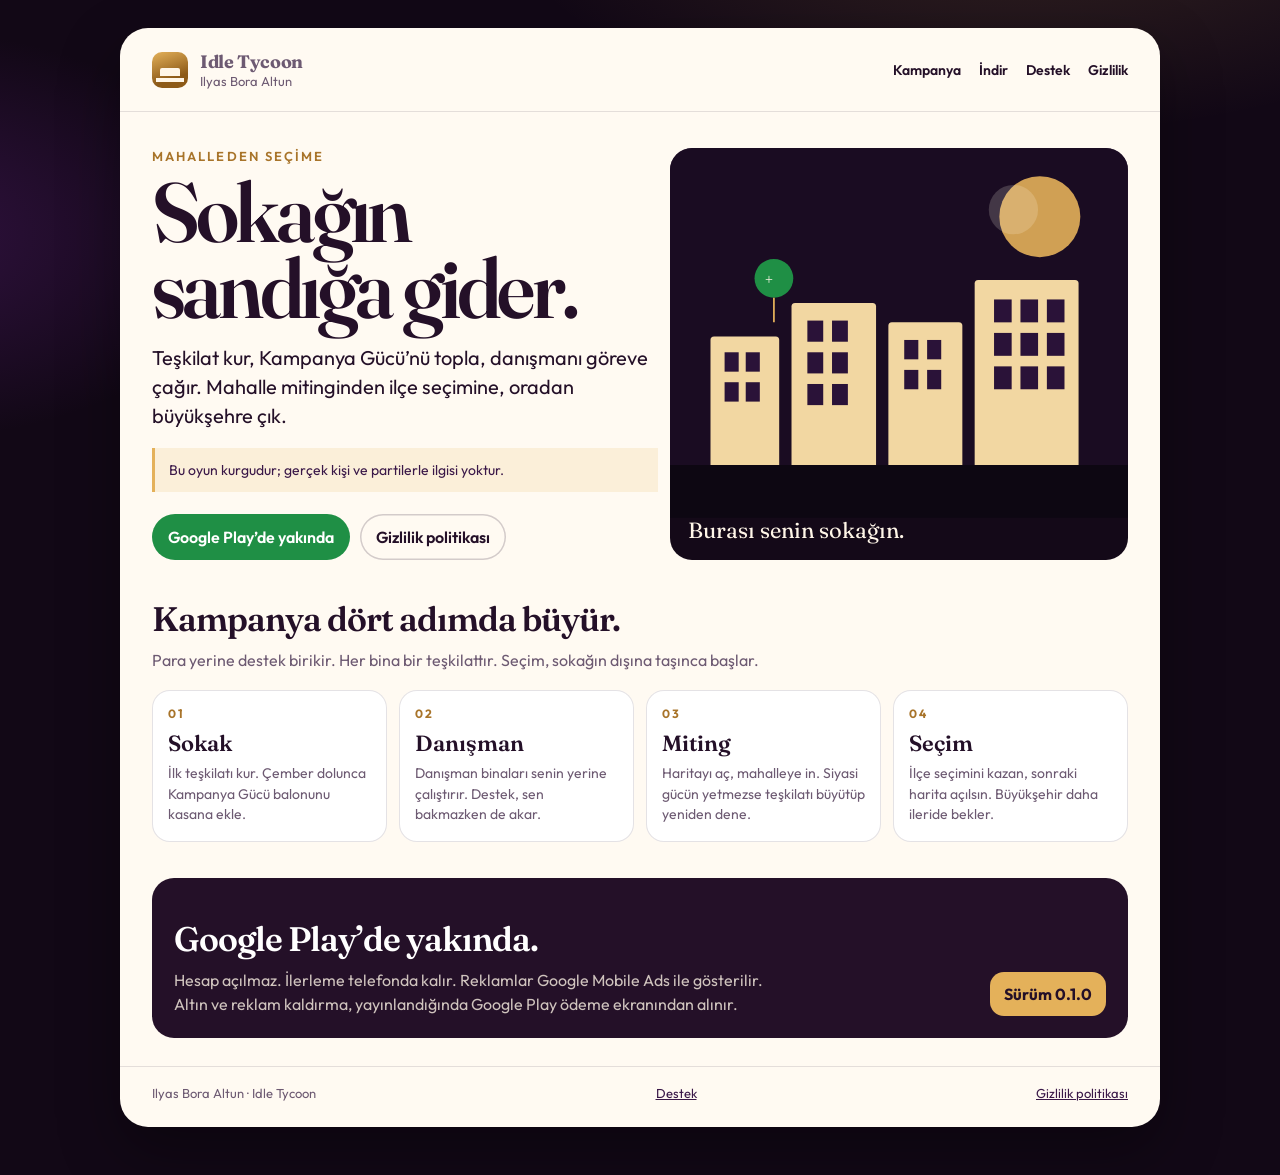
<file: index.html>
<!DOCTYPE html>
<html lang="tr">
<head>
  <meta charset="utf-8">
  <meta name="viewport" content="width=device-width, initial-scale=1">
  <title>Idle Tycoon — kurgusal seçim kampanyası</title>
  <meta name="description" content="Idle Tycoon, sokağından başlayan kurgusal bir seçim kampanyası oyunudur. Gerçek kişi ve partilerle ilgisi yoktur.">
  <link rel="icon" href="favicon.svg" type="image/svg+xml">
  <link rel="preconnect" href="https://fonts.googleapis.com">
  <link rel="preconnect" href="https://fonts.gstatic.com" crossorigin>
  <link href="https://fonts.googleapis.com/css2?family=Fraunces:opsz,wght@9..144,560;9..144,640&family=Outfit:wght@400;500;600;700&display=swap" rel="stylesheet">
  <link rel="stylesheet" href="styles.css">
</head>
<body>
  <div class="sheet">
    <header class="top">
      <a class="brand" href="index.html">
        <i class="mark" aria-hidden="true"></i>
        <span>
          <b>Idle Tycoon</b>
          <span>Ilyas Bora Altun</span>
        </span>
      </a>
      <nav class="nav">
        <a href="#rota">Kampanya</a>
        <a href="#oyna">İndir</a>
        <a href="destek.html">Destek</a>
        <a href="gizlilik.html">Gizlilik</a>
      </nav>
    </header>

    <section class="hero">
      <div>
        <p class="kicker">Mahalleden seçime</p>
        <h1>Sokağın<br>sandığa gider.</h1>
        <p class="lead">Teşkilat kur, Kampanya Gücü’nü topla, danışmanı göreve çağır. Mahalle mitinginden ilçe seçimine, oradan büyükşehre çık.</p>
        <p class="disclaimer">Bu oyun kurgudur; gerçek kişi ve partilerle ilgisi yoktur.</p>
        <div class="actions">
          <a class="btn" href="#oyna">Google Play’de yakında</a>
          <a class="btn ghost" href="gizlilik.html">Gizlilik politikası</a>
        </div>
      </div>
      <figure class="poster">
        <svg viewBox="0 0 520 420" role="img" aria-label="Gece sokağında kampanya binaları ve bir destek balonu">
          <rect width="520" height="420" fill="#1a0c22"/>
          <circle cx="420" cy="78" r="46" fill="#e4b15a" opacity="0.9"/>
          <circle cx="390" cy="70" r="28" fill="#fff6e8" opacity="0.18"/>
          <g fill="#f2d7a2">
            <rect x="46" y="214" width="78" height="150" rx="4"/>
            <rect x="138" y="176" width="96" height="188" rx="4"/>
            <rect x="248" y="198" width="84" height="166" rx="4"/>
            <rect x="346" y="150" width="118" height="214" rx="4"/>
          </g>
          <g fill="#2a1238">
            <rect x="62" y="232" width="16" height="22"/>
            <rect x="86" y="232" width="16" height="22"/>
            <rect x="62" y="266" width="16" height="22"/>
            <rect x="86" y="266" width="16" height="22"/>
            <rect x="156" y="196" width="18" height="24"/>
            <rect x="184" y="196" width="18" height="24"/>
            <rect x="156" y="232" width="18" height="24"/>
            <rect x="184" y="232" width="18" height="24"/>
            <rect x="156" y="268" width="18" height="24"/>
            <rect x="184" y="268" width="18" height="24"/>
            <rect x="266" y="218" width="16" height="22"/>
            <rect x="292" y="218" width="16" height="22"/>
            <rect x="266" y="252" width="16" height="22"/>
            <rect x="292" y="252" width="16" height="22"/>
            <rect x="368" y="172" width="20" height="26"/>
            <rect x="398" y="172" width="20" height="26"/>
            <rect x="428" y="172" width="20" height="26"/>
            <rect x="368" y="210" width="20" height="26"/>
            <rect x="398" y="210" width="20" height="26"/>
            <rect x="428" y="210" width="20" height="26"/>
            <rect x="368" y="248" width="20" height="26"/>
            <rect x="398" y="248" width="20" height="26"/>
            <rect x="428" y="248" width="20" height="26"/>
          </g>
          <rect x="0" y="360" width="520" height="60" fill="#0d0712"/>
          <circle cx="118" cy="148" r="22" fill="#1f8f45"/>
          <path d="M118 170 v28" stroke="#e4b15a" stroke-width="2"/>
          <text x="108" y="154" fill="#fff6e8" font-family="Georgia, serif" font-size="16">+</text>
        </svg>
        <figcaption class="caption">Burası senin sokağın.</figcaption>
      </figure>
    </section>

    <section class="route" id="rota">
      <h2>Kampanya dört adımda büyür.</h2>
      <p class="deck">Para yerine destek birikir. Her bina bir teşkilattır. Seçim, sokağın dışına taşınca başlar.</p>
      <ol class="steps">
        <li>
          <em>01</em>
          <strong>Sokak</strong>
          <p>İlk teşkilatı kur. Çember dolunca Kampanya Gücü balonunu kasana ekle.</p>
        </li>
        <li>
          <em>02</em>
          <strong>Danışman</strong>
          <p>Danışman binaları senin yerine çalıştırır. Destek, sen bakmazken de akar.</p>
        </li>
        <li>
          <em>03</em>
          <strong>Miting</strong>
          <p>Haritayı aç, mahalleye in. Siyasi gücün yetmezse teşkilatı büyütüp yeniden dene.</p>
        </li>
        <li>
          <em>04</em>
          <strong>Seçim</strong>
          <p>İlçe seçimini kazan, sonraki harita açılsın. Büyükşehir daha ileride bekler.</p>
        </li>
      </ol>
    </section>

    <section class="play" id="oyna">
      <div class="play-row">
        <div>
          <h2>Google Play’de yakında.</h2>
          <p>Hesap açılmaz. İlerleme telefonda kalır. Reklamlar Google Mobile Ads ile gösterilir. Altın ve reklam kaldırma, yayınlandığında Google Play ödeme ekranından alınır.</p>
        </div>
        <div class="soon">Sürüm 0.1.0</div>
      </div>
    </section>

    <footer class="foot">
      <span>Ilyas Bora Altun · Idle Tycoon</span>
      <a href="destek.html">Destek</a>
      <a href="gizlilik.html">Gizlilik politikası</a>
    </footer>
  </div>
</body>
</html>
</file>
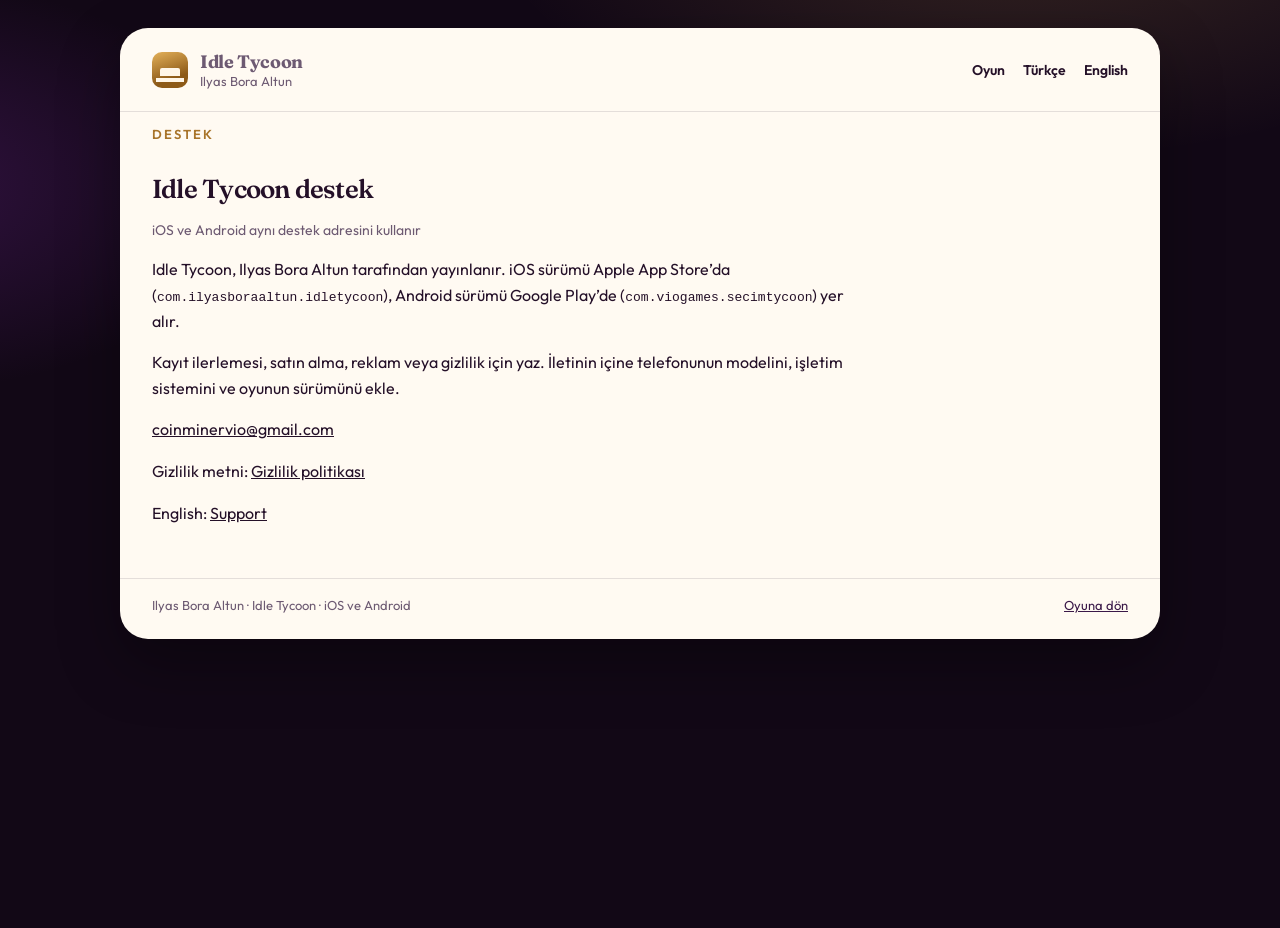
<file: destek.html>
<!DOCTYPE html>
<html lang="tr">
<head>
  <meta charset="utf-8">
  <meta name="viewport" content="width=device-width, initial-scale=1">
  <title>Destek — Idle Tycoon</title>
  <meta name="description" content="Idle Tycoon destek. iOS ve Android için aynı iletişim adresi.">
  <link rel="icon" href="favicon.svg" type="image/svg+xml">
  <link rel="alternate" hreflang="en" href="support.html">
  <link rel="preconnect" href="https://fonts.googleapis.com">
  <link rel="preconnect" href="https://fonts.gstatic.com" crossorigin>
  <link href="https://fonts.googleapis.com/css2?family=Fraunces:opsz,wght@9..144,560;9..144,640&family=Outfit:wght@400;500;600;700&display=swap" rel="stylesheet">
  <link rel="stylesheet" href="styles.css">
</head>
<body>
  <div class="sheet">
    <header class="top">
      <a class="brand" href="index.html">
        <i class="mark" aria-hidden="true"></i>
        <span>
          <b>Idle Tycoon</b>
          <span>Ilyas Bora Altun</span>
        </span>
      </a>
      <nav class="nav">
        <a href="index.html">Oyun</a>
        <a href="destek.html" aria-current="page">Türkçe</a>
        <a href="support.html">English</a>
      </nav>
    </header>

    <article class="prose">
      <p class="kicker">Destek</p>
      <h2>Idle Tycoon destek</h2>
      <p class="updated">iOS ve Android aynı destek adresini kullanır</p>
      <p>Idle Tycoon, Ilyas Bora Altun tarafından yayınlanır. iOS sürümü Apple App Store’da (<code>com.ilyasboraaltun.idletycoon</code>), Android sürümü Google Play’de (<code>com.viogames.secimtycoon</code>) yer alır.</p>
      <p>Kayıt ilerlemesi, satın alma, reklam veya gizlilik için yaz. İletinin içine telefonunun modelini, işletim sistemini ve oyunun sürümünü ekle.</p>
      <p><a href="mailto:coinminervio@gmail.com">coinminervio@gmail.com</a></p>
      <p>Gizlilik metni: <a href="gizlilik.html">Gizlilik politikası</a></p>
      <p>English: <a href="support.html">Support</a></p>
    </article>

    <footer class="foot">
      <span>Ilyas Bora Altun · Idle Tycoon · iOS ve Android</span>
      <a href="index.html">Oyuna dön</a>
    </footer>
  </div>
</body>
</html>
</file>
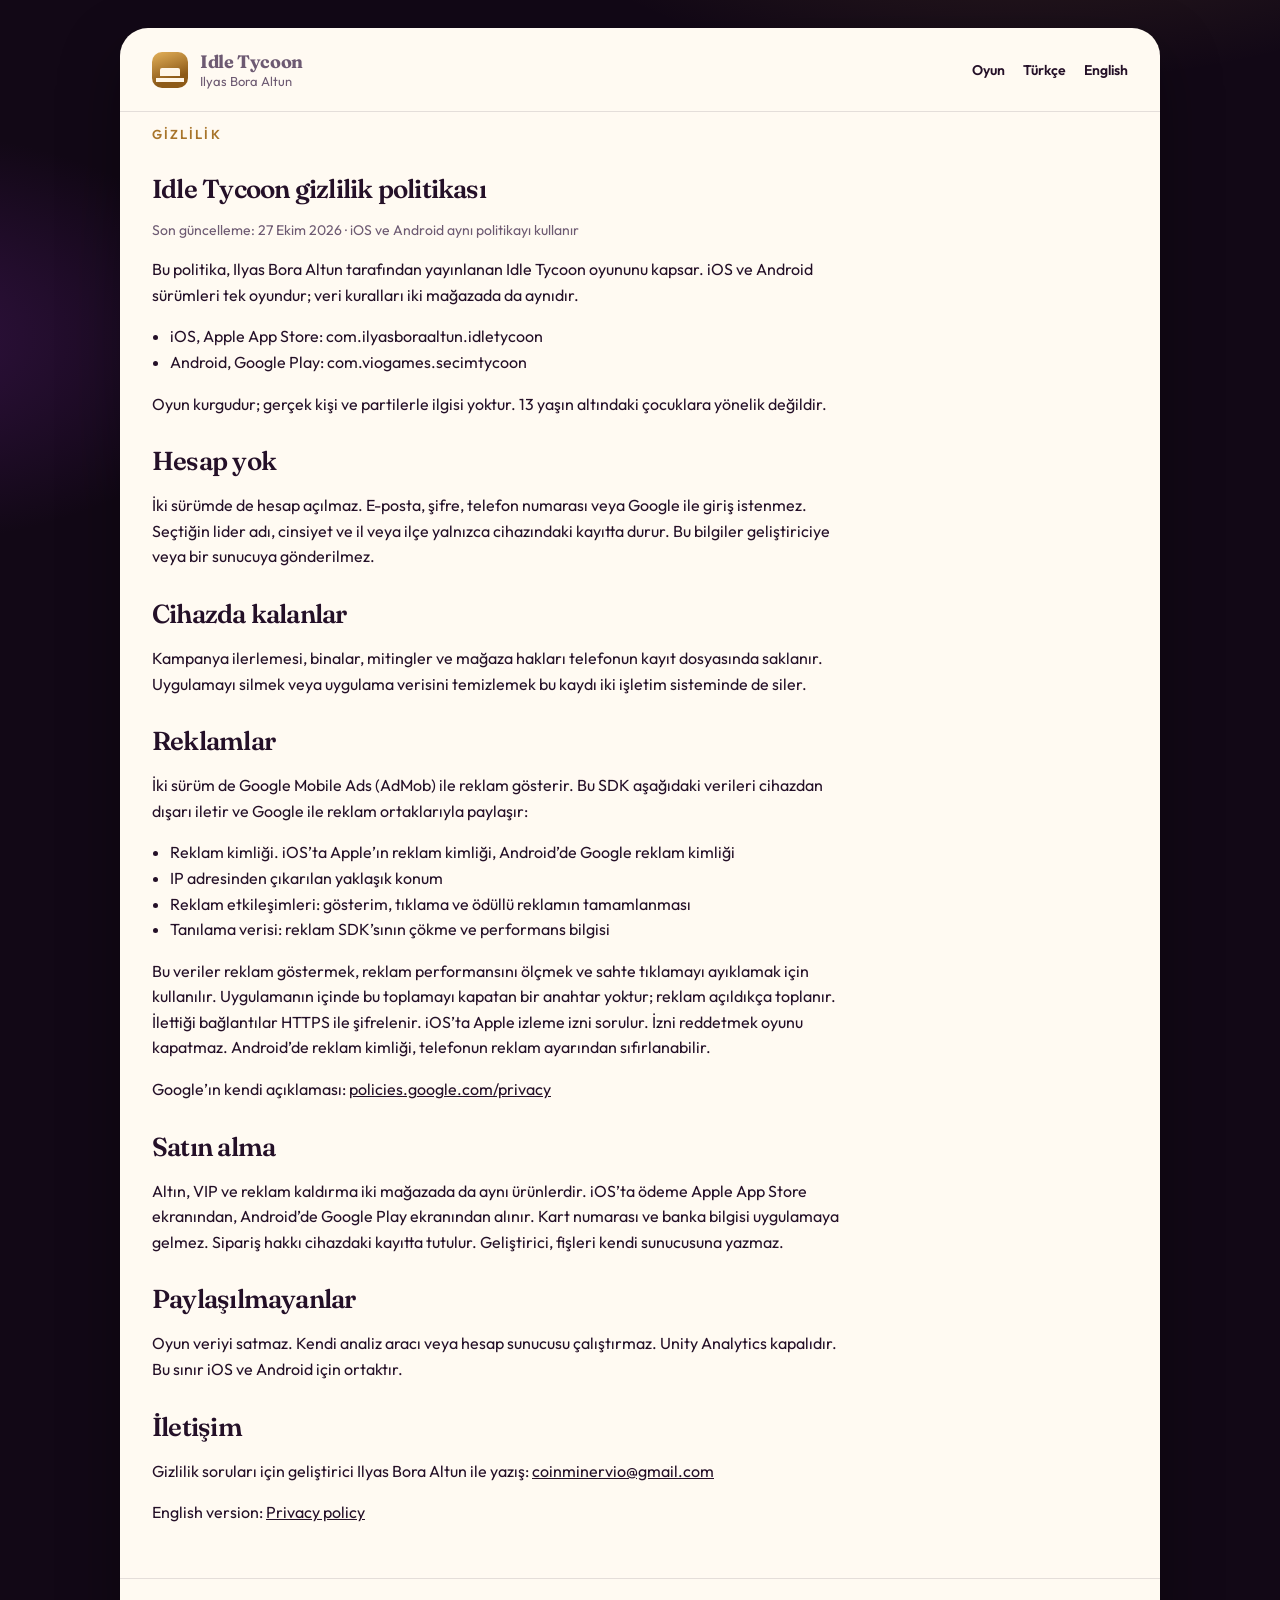
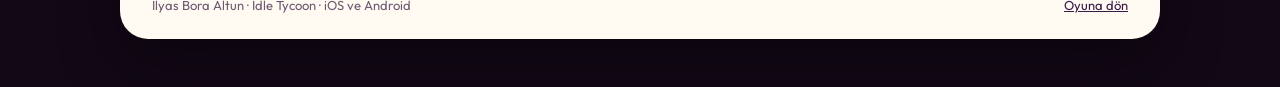
<file: gizlilik.html>
<!DOCTYPE html>
<html lang="tr">
<head>
  <meta charset="utf-8">
  <meta name="viewport" content="width=device-width, initial-scale=1">
  <title>Gizlilik politikası — Idle Tycoon</title>
  <meta name="description" content="Idle Tycoon gizlilik politikası. iOS ve Android için aynı kurallar. Hesap yoktur. Reklam verisi Google Mobile Ads üzerinden toplanır.">
  <link rel="icon" href="favicon.svg" type="image/svg+xml">
  <link rel="alternate" hreflang="en" href="privacy.html">
  <link rel="preconnect" href="https://fonts.googleapis.com">
  <link rel="preconnect" href="https://fonts.gstatic.com" crossorigin>
  <link href="https://fonts.googleapis.com/css2?family=Fraunces:opsz,wght@9..144,560;9..144,640&family=Outfit:wght@400;500;600;700&display=swap" rel="stylesheet">
  <link rel="stylesheet" href="styles.css">
</head>
<body>
  <div class="sheet">
    <header class="top">
      <a class="brand" href="index.html">
        <i class="mark" aria-hidden="true"></i>
        <span>
          <b>Idle Tycoon</b>
          <span>Ilyas Bora Altun</span>
        </span>
      </a>
      <nav class="nav">
        <a href="index.html">Oyun</a>
        <a href="gizlilik.html" aria-current="page">Türkçe</a>
        <a href="privacy.html">English</a>
      </nav>
    </header>

    <article class="prose">
      <p class="kicker">Gizlilik</p>
      <h2>Idle Tycoon gizlilik politikası</h2>
      <p class="updated">Son güncelleme: 27 Ekim 2026 · iOS ve Android aynı politikayı kullanır</p>
      <p>Bu politika, Ilyas Bora Altun tarafından yayınlanan Idle Tycoon oyununu kapsar. iOS ve Android sürümleri tek oyundur; veri kuralları iki mağazada da aynıdır.</p>
      <ul>
        <li>iOS, Apple App Store: com.ilyasboraaltun.idletycoon</li>
        <li>Android, Google Play: com.viogames.secimtycoon</li>
      </ul>
      <p>Oyun kurgudur; gerçek kişi ve partilerle ilgisi yoktur. 13 yaşın altındaki çocuklara yönelik değildir.</p>

      <h2>Hesap yok</h2>
      <p>İki sürümde de hesap açılmaz. E-posta, şifre, telefon numarası veya Google ile giriş istenmez. Seçtiğin lider adı, cinsiyet ve il veya ilçe yalnızca cihazındaki kayıtta durur. Bu bilgiler geliştiriciye veya bir sunucuya gönderilmez.</p>

      <h2>Cihazda kalanlar</h2>
      <p>Kampanya ilerlemesi, binalar, mitingler ve mağaza hakları telefonun kayıt dosyasında saklanır. Uygulamayı silmek veya uygulama verisini temizlemek bu kaydı iki işletim sisteminde de siler.</p>

      <h2>Reklamlar</h2>
      <p>İki sürüm de Google Mobile Ads (AdMob) ile reklam gösterir. Bu SDK aşağıdaki verileri cihazdan dışarı iletir ve Google ile reklam ortaklarıyla paylaşır:</p>
      <ul>
        <li>Reklam kimliği. iOS’ta Apple’ın reklam kimliği, Android’de Google reklam kimliği</li>
        <li>IP adresinden çıkarılan yaklaşık konum</li>
        <li>Reklam etkileşimleri: gösterim, tıklama ve ödüllü reklamın tamamlanması</li>
        <li>Tanılama verisi: reklam SDK’sının çökme ve performans bilgisi</li>
      </ul>
      <p>Bu veriler reklam göstermek, reklam performansını ölçmek ve sahte tıklamayı ayıklamak için kullanılır. Uygulamanın içinde bu toplamayı kapatan bir anahtar yoktur; reklam açıldıkça toplanır. İlettiği bağlantılar HTTPS ile şifrelenir. iOS’ta Apple izleme izni sorulur. İzni reddetmek oyunu kapatmaz. Android’de reklam kimliği, telefonun reklam ayarından sıfırlanabilir.</p>
      <p>Google’ın kendi açıklaması: <a href="https://policies.google.com/privacy">policies.google.com/privacy</a></p>

      <h2>Satın alma</h2>
      <p>Altın, VIP ve reklam kaldırma iki mağazada da aynı ürünlerdir. iOS’ta ödeme Apple App Store ekranından, Android’de Google Play ekranından alınır. Kart numarası ve banka bilgisi uygulamaya gelmez. Sipariş hakkı cihazdaki kayıtta tutulur. Geliştirici, fişleri kendi sunucusuna yazmaz.</p>

      <h2>Paylaşılmayanlar</h2>
      <p>Oyun veriyi satmaz. Kendi analiz aracı veya hesap sunucusu çalıştırmaz. Unity Analytics kapalıdır. Bu sınır iOS ve Android için ortaktır.</p>

      <h2>İletişim</h2>
      <p>Gizlilik soruları için geliştirici Ilyas Bora Altun ile yazış: <a href="mailto:coinminervio@gmail.com">coinminervio@gmail.com</a></p>
      <p>English version: <a href="privacy.html">Privacy policy</a></p>
    </article>

    <footer class="foot">
      <span>Ilyas Bora Altun · Idle Tycoon · iOS ve Android</span>
      <a href="index.html">Oyuna dön</a>
    </footer>
  </div>
</body>
</html>
</file>
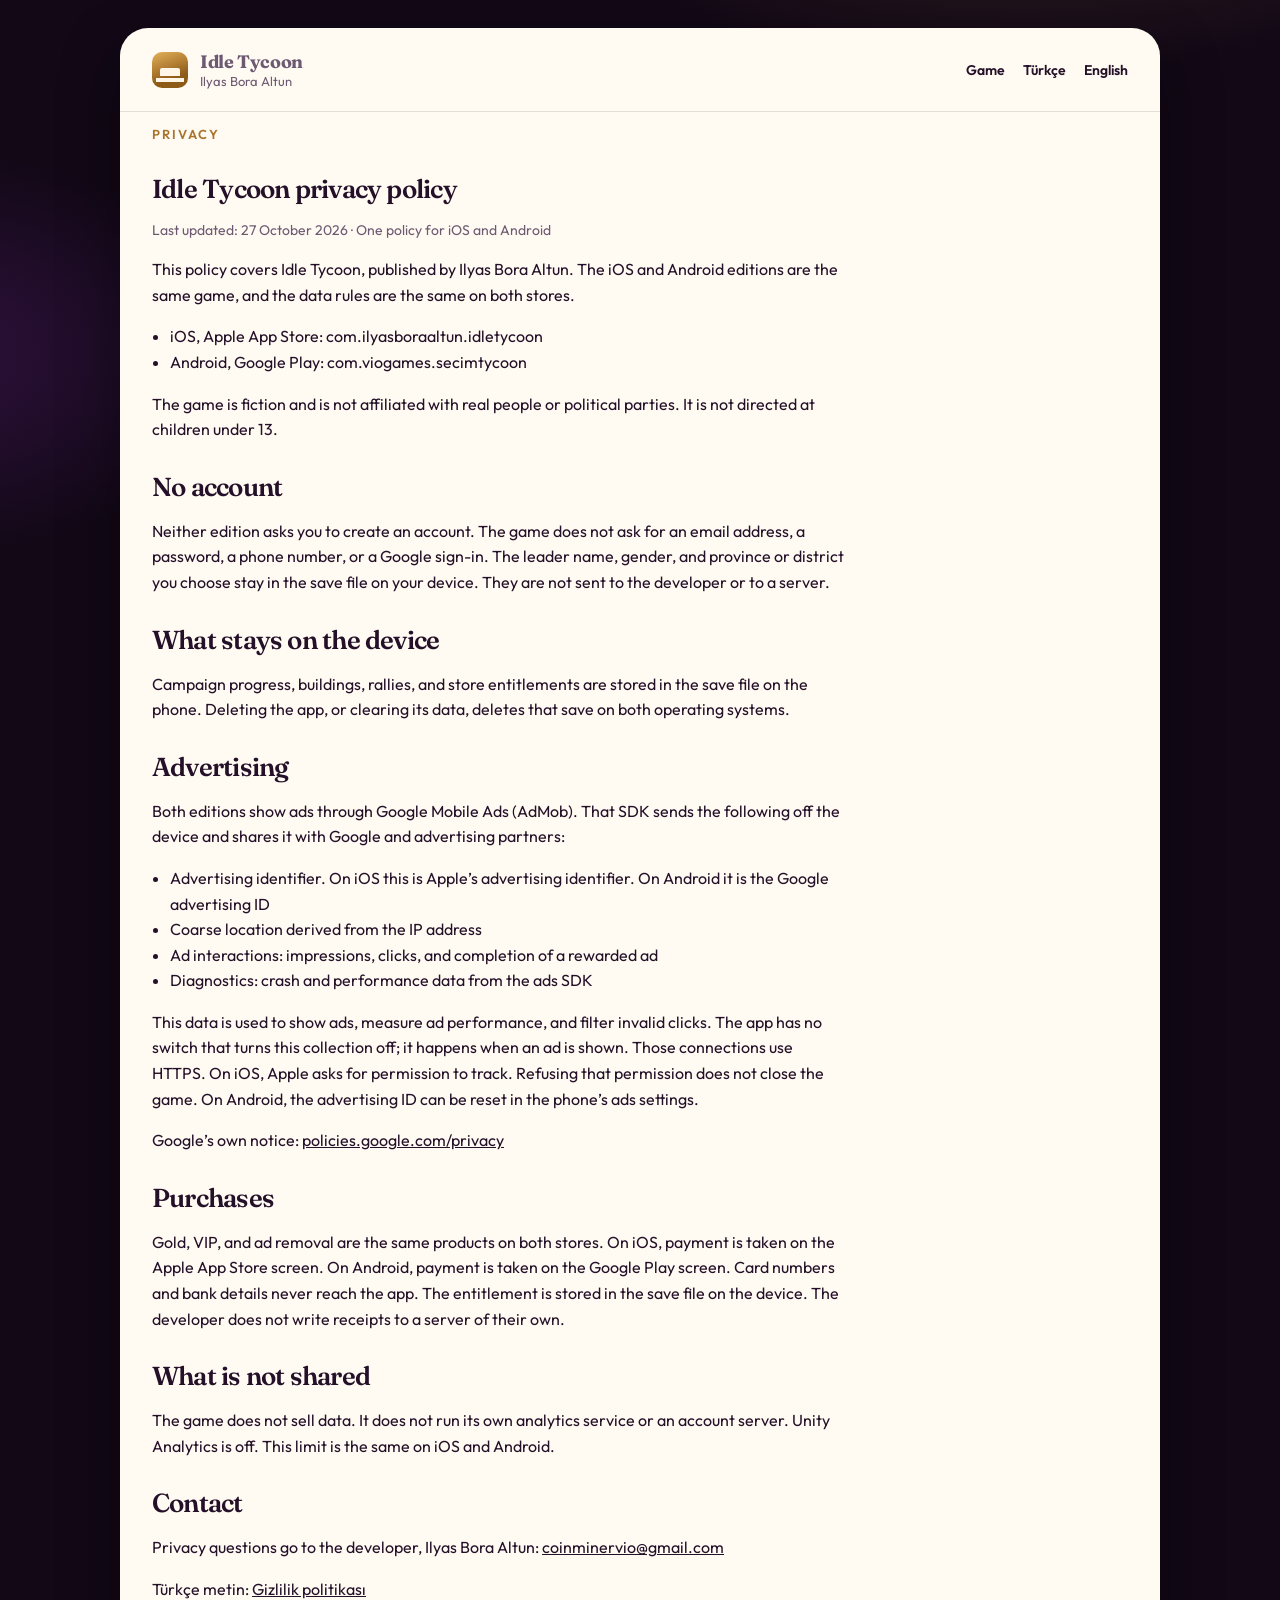
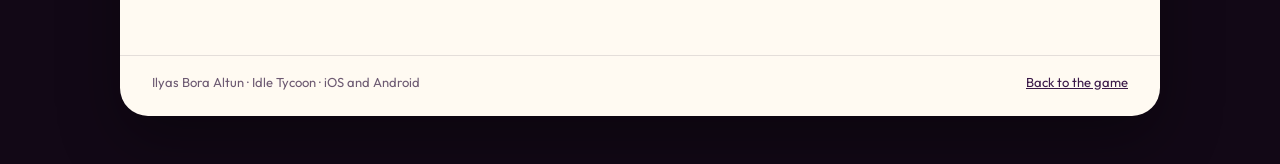
<file: privacy.html>
<!DOCTYPE html>
<html lang="en">
<head>
  <meta charset="utf-8">
  <meta name="viewport" content="width=device-width, initial-scale=1">
  <title>Privacy policy — Idle Tycoon</title>
  <meta name="description" content="Idle Tycoon privacy policy. The same rules apply on iOS and Android. There is no account. Ad data is collected through Google Mobile Ads.">
  <link rel="icon" href="favicon.svg" type="image/svg+xml">
  <link rel="alternate" hreflang="tr" href="gizlilik.html">
  <link rel="preconnect" href="https://fonts.googleapis.com">
  <link rel="preconnect" href="https://fonts.gstatic.com" crossorigin>
  <link href="https://fonts.googleapis.com/css2?family=Fraunces:opsz,wght@9..144,560;9..144,640&family=Outfit:wght@400;500;600;700&display=swap" rel="stylesheet">
  <link rel="stylesheet" href="styles.css">
</head>
<body>
  <div class="sheet">
    <header class="top">
      <a class="brand" href="index.html">
        <i class="mark" aria-hidden="true"></i>
        <span>
          <b>Idle Tycoon</b>
          <span>Ilyas Bora Altun</span>
        </span>
      </a>
      <nav class="nav">
        <a href="index.html">Game</a>
        <a href="gizlilik.html">Türkçe</a>
        <a href="privacy.html" aria-current="page">English</a>
      </nav>
    </header>

    <article class="prose">
      <p class="kicker">Privacy</p>
      <h2>Idle Tycoon privacy policy</h2>
      <p class="updated">Last updated: 27 October 2026 · One policy for iOS and Android</p>
      <p>This policy covers Idle Tycoon, published by Ilyas Bora Altun. The iOS and Android editions are the same game, and the data rules are the same on both stores.</p>
      <ul>
        <li>iOS, Apple App Store: com.ilyasboraaltun.idletycoon</li>
        <li>Android, Google Play: com.viogames.secimtycoon</li>
      </ul>
      <p>The game is fiction and is not affiliated with real people or political parties. It is not directed at children under 13.</p>

      <h2>No account</h2>
      <p>Neither edition asks you to create an account. The game does not ask for an email address, a password, a phone number, or a Google sign-in. The leader name, gender, and province or district you choose stay in the save file on your device. They are not sent to the developer or to a server.</p>

      <h2>What stays on the device</h2>
      <p>Campaign progress, buildings, rallies, and store entitlements are stored in the save file on the phone. Deleting the app, or clearing its data, deletes that save on both operating systems.</p>

      <h2>Advertising</h2>
      <p>Both editions show ads through Google Mobile Ads (AdMob). That SDK sends the following off the device and shares it with Google and advertising partners:</p>
      <ul>
        <li>Advertising identifier. On iOS this is Apple’s advertising identifier. On Android it is the Google advertising ID</li>
        <li>Coarse location derived from the IP address</li>
        <li>Ad interactions: impressions, clicks, and completion of a rewarded ad</li>
        <li>Diagnostics: crash and performance data from the ads SDK</li>
      </ul>
      <p>This data is used to show ads, measure ad performance, and filter invalid clicks. The app has no switch that turns this collection off; it happens when an ad is shown. Those connections use HTTPS. On iOS, Apple asks for permission to track. Refusing that permission does not close the game. On Android, the advertising ID can be reset in the phone’s ads settings.</p>
      <p>Google’s own notice: <a href="https://policies.google.com/privacy">policies.google.com/privacy</a></p>

      <h2>Purchases</h2>
      <p>Gold, VIP, and ad removal are the same products on both stores. On iOS, payment is taken on the Apple App Store screen. On Android, payment is taken on the Google Play screen. Card numbers and bank details never reach the app. The entitlement is stored in the save file on the device. The developer does not write receipts to a server of their own.</p>

      <h2>What is not shared</h2>
      <p>The game does not sell data. It does not run its own analytics service or an account server. Unity Analytics is off. This limit is the same on iOS and Android.</p>

      <h2>Contact</h2>
      <p>Privacy questions go to the developer, Ilyas Bora Altun: <a href="mailto:coinminervio@gmail.com">coinminervio@gmail.com</a></p>
      <p>Türkçe metin: <a href="gizlilik.html">Gizlilik politikası</a></p>
    </article>

    <footer class="foot">
      <span>Ilyas Bora Altun · Idle Tycoon · iOS and Android</span>
      <a href="index.html">Back to the game</a>
    </footer>
  </div>
</body>
</html>
</file>
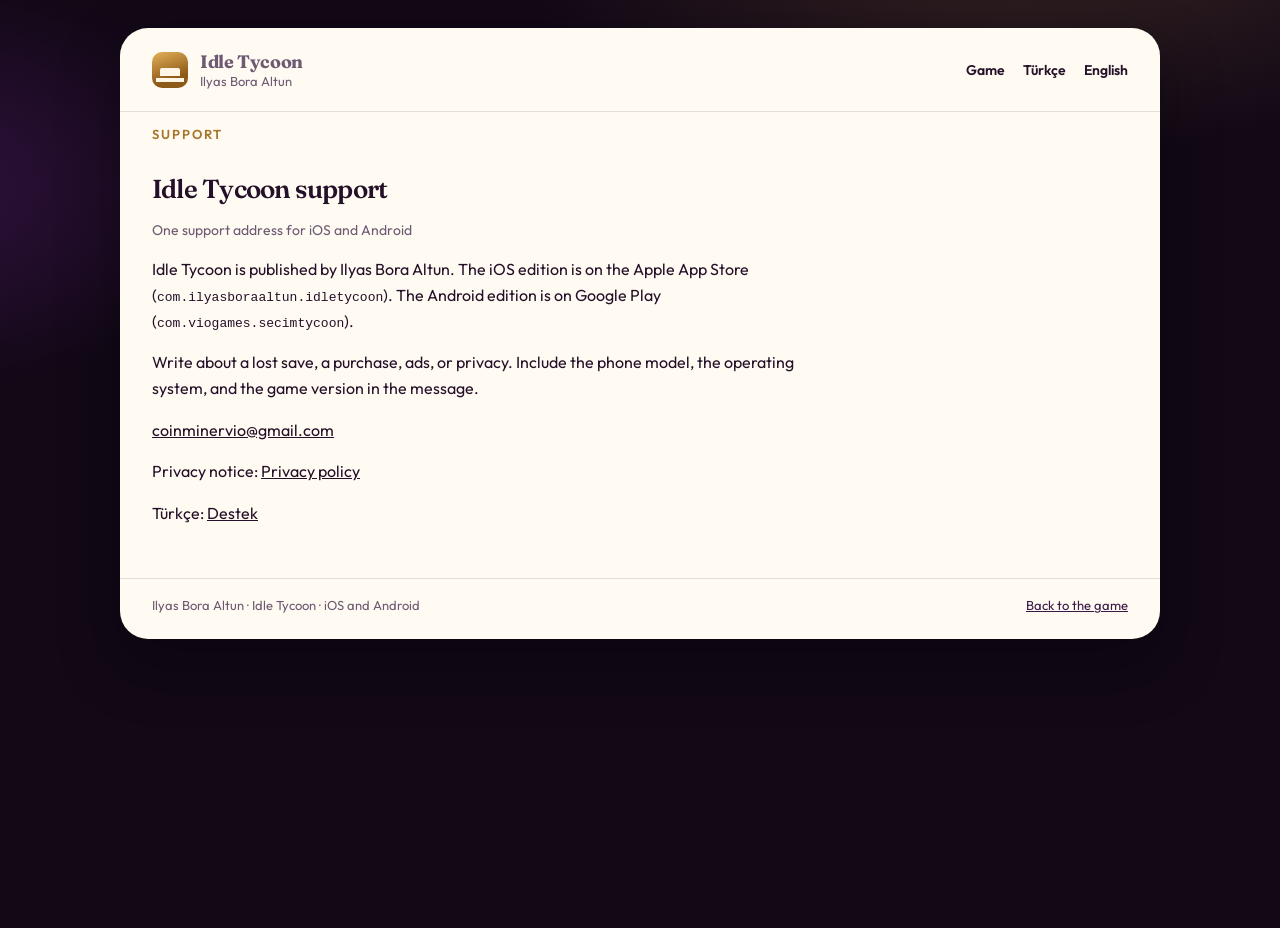
<file: support.html>
<!DOCTYPE html>
<html lang="en">
<head>
  <meta charset="utf-8">
  <meta name="viewport" content="width=device-width, initial-scale=1">
  <title>Support — Idle Tycoon</title>
  <meta name="description" content="Idle Tycoon support. The same contact address covers iOS and Android.">
  <link rel="icon" href="favicon.svg" type="image/svg+xml">
  <link rel="alternate" hreflang="tr" href="destek.html">
  <link rel="preconnect" href="https://fonts.googleapis.com">
  <link rel="preconnect" href="https://fonts.gstatic.com" crossorigin>
  <link href="https://fonts.googleapis.com/css2?family=Fraunces:opsz,wght@9..144,560;9..144,640&family=Outfit:wght@400;500;600;700&display=swap" rel="stylesheet">
  <link rel="stylesheet" href="styles.css">
</head>
<body>
  <div class="sheet">
    <header class="top">
      <a class="brand" href="index.html">
        <i class="mark" aria-hidden="true"></i>
        <span>
          <b>Idle Tycoon</b>
          <span>Ilyas Bora Altun</span>
        </span>
      </a>
      <nav class="nav">
        <a href="index.html">Game</a>
        <a href="destek.html">Türkçe</a>
        <a href="support.html" aria-current="page">English</a>
      </nav>
    </header>

    <article class="prose">
      <p class="kicker">Support</p>
      <h2>Idle Tycoon support</h2>
      <p class="updated">One support address for iOS and Android</p>
      <p>Idle Tycoon is published by Ilyas Bora Altun. The iOS edition is on the Apple App Store (<code>com.ilyasboraaltun.idletycoon</code>). The Android edition is on Google Play (<code>com.viogames.secimtycoon</code>).</p>
      <p>Write about a lost save, a purchase, ads, or privacy. Include the phone model, the operating system, and the game version in the message.</p>
      <p><a href="mailto:coinminervio@gmail.com">coinminervio@gmail.com</a></p>
      <p>Privacy notice: <a href="privacy.html">Privacy policy</a></p>
      <p>Türkçe: <a href="destek.html">Destek</a></p>
    </article>

    <footer class="foot">
      <span>Ilyas Bora Altun · Idle Tycoon · iOS and Android</span>
      <a href="index.html">Back to the game</a>
    </footer>
  </div>
</body>
</html>
</file>
<file: styles.css>
:root {
  --night: #120816;
  --ink: #241028;
  --plum: #3a1848;
  --gold: #e4b15a;
  --gold-deep: #a8742a;
  --cream: #fff6e8;
  --paper: #fffaf2;
  --muted: #6d5a72;
  --green: #1f8f45;
  --green-deep: #146332;
  --line: rgba(36, 16, 40, 0.12);
  --shadow: 0 24px 60px rgba(0, 0, 0, 0.35);
  --serif: "Fraunces", "Iowan Old Style", Palatino, serif;
  --sans: "Outfit", "Avenir Next", "Segoe UI", sans-serif;
}

* { box-sizing: border-box; }

html { scroll-behavior: smooth; }

body {
  margin: 0;
  min-height: 100vh;
  color: var(--ink);
  font-family: var(--sans);
  background:
    radial-gradient(900px 420px at 80% -10%, rgba(228, 177, 90, 0.18), transparent 60%),
    radial-gradient(700px 380px at -10% 20%, rgba(90, 30, 120, 0.45), transparent 55%),
    var(--night);
}

a { color: inherit; }

.sheet {
  width: min(1040px, calc(100% - 32px));
  margin: 28px auto 48px;
  background: var(--paper);
  border-radius: 28px;
  box-shadow: var(--shadow);
  overflow: hidden;
}

.top {
  display: flex;
  justify-content: space-between;
  align-items: center;
  gap: 16px;
  padding: 22px 32px;
  border-bottom: 1px solid var(--line);
}

.brand {
  display: flex;
  align-items: center;
  gap: 12px;
  text-decoration: none;
}

.mark {
  width: 36px;
  height: 36px;
  border-radius: 10px;
  background:
    linear-gradient(160deg, var(--gold), #8d5a18 70%),
    var(--plum);
  position: relative;
  flex: none;
}

.mark::after {
  content: "";
  position: absolute;
  left: 8px;
  right: 8px;
  top: 16px;
  height: 8px;
  border-radius: 2px 2px 0 0;
  background: var(--cream);
  box-shadow: -6px 8px 0 -2px var(--cream), 6px 8px 0 -2px var(--cream);
}

.brand b {
  display: block;
  font-family: var(--serif);
  font-size: 18px;
  letter-spacing: -0.02em;
}

.brand span,
.studio {
  color: var(--muted);
  font-size: 13px;
}

.nav {
  display: flex;
  gap: 18px;
  align-items: center;
  font-size: 14px;
  font-weight: 600;
}

.nav a { text-decoration: none; }

.nav a:hover { color: var(--gold-deep); }

.hero {
  display: grid;
  grid-template-columns: 1.05fr 0.95fr;
  gap: 12px;
  padding: 36px 32px 12px;
}

.kicker {
  margin: 0 0 10px;
  color: var(--gold-deep);
  font-size: 13px;
  font-weight: 600;
  letter-spacing: 0.16em;
  text-transform: uppercase;
}

h1 {
  margin: 0;
  font-family: var(--serif);
  font-size: clamp(52px, 7vw, 84px);
  font-weight: 600;
  letter-spacing: -0.045em;
  line-height: 0.9;
}

.lead {
  margin: 18px 0 0;
  max-width: 34rem;
  font-size: 20px;
  line-height: 1.45;
}

.disclaimer {
  margin: 18px 0 0;
  max-width: 34rem;
  padding: 12px 14px;
  border-left: 3px solid var(--gold);
  background: rgba(228, 177, 90, 0.16);
  color: var(--plum);
  font-size: 14px;
  line-height: 1.45;
}

.actions {
  display: flex;
  flex-wrap: wrap;
  gap: 10px;
  margin-top: 22px;
}

.btn {
  display: inline-flex;
  align-items: center;
  justify-content: center;
  min-height: 46px;
  padding: 0 16px;
  border-radius: 999px;
  background: var(--green);
  color: white;
  text-decoration: none;
  font-weight: 600;
}

.btn:hover { background: var(--green-deep); }

.btn.ghost {
  background: transparent;
  color: var(--ink);
  box-shadow: inset 0 0 0 1.5px rgba(36, 16, 40, 0.2);
}

.btn.ghost:hover { background: rgba(36, 16, 40, 0.04); }

.poster {
  margin: 0;
  border-radius: 22px;
  background:
    linear-gradient(180deg, rgba(255, 246, 232, 0.2), transparent 30%),
    linear-gradient(180deg, #2a1238 0%, #140918 72%);
  min-height: 360px;
  position: relative;
  overflow: hidden;
  color: var(--cream);
}

.poster svg { display: block; width: 100%; height: auto; }

.caption {
  position: absolute;
  left: 18px;
  bottom: 16px;
  margin: 0;
  font-family: var(--serif);
  font-size: 22px;
}

.route,
.play,
.legal {
  padding: 8px 32px 28px;
}

.route h2,
.play h2,
.legal h2,
.prose h2 {
  margin: 18px 0 8px;
  font-family: var(--serif);
  font-size: 34px;
  font-weight: 600;
  letter-spacing: -0.03em;
}

.deck {
  margin: 0 0 18px;
  max-width: 40rem;
  color: var(--muted);
  line-height: 1.5;
}

.steps {
  display: grid;
  grid-template-columns: repeat(4, 1fr);
  gap: 12px;
  margin: 0;
  padding: 0;
  list-style: none;
}

.steps li {
  padding: 16px 16px 18px;
  border-radius: 18px;
  background: white;
  box-shadow: inset 0 0 0 1px var(--line);
}

.steps em {
  display: block;
  margin-bottom: 8px;
  color: var(--gold-deep);
  font-style: normal;
  font-size: 12px;
  font-weight: 700;
  letter-spacing: 0.14em;
}

.steps strong {
  display: block;
  margin-bottom: 6px;
  font-family: var(--serif);
  font-size: 22px;
  font-weight: 600;
}

.steps p {
  margin: 0;
  color: var(--muted);
  font-size: 14px;
  line-height: 1.45;
}

.play-row {
  display: flex;
  justify-content: space-between;
  gap: 24px;
  align-items: end;
  padding: 22px;
  border-radius: 22px;
  background: var(--ink);
  color: var(--cream);
}

.play-row p { margin: 8px 0 0; max-width: 38rem; line-height: 1.5; color: rgba(255, 246, 232, 0.78); }

.play-row h2 { color: white; }

.soon {
  flex: none;
  padding: 12px 14px;
  border-radius: 14px;
  background: var(--gold);
  color: var(--ink);
  font-weight: 700;
}

.foot {
  display: flex;
  justify-content: space-between;
  gap: 12px;
  padding: 18px 32px 26px;
  border-top: 1px solid var(--line);
  color: var(--muted);
  font-size: 13px;
}

.foot a { color: var(--plum); }

.prose {
  padding: 12px 32px 36px;
  max-width: 760px;
}

.prose p,
.prose li { line-height: 1.6; }

.prose ul { padding-left: 18px; }

.prose h2 { font-size: 26px; margin-top: 28px; }

.updated {
  color: var(--muted);
  font-size: 14px;
}

@media (max-width: 860px) {
  .hero,
  .steps,
  .play-row,
  .top,
  .foot {
    grid-template-columns: 1fr;
    display: grid;
  }

  .top,
  .foot { gap: 10px; }

  .nav { flex-wrap: wrap; }

  .hero { padding-top: 24px; }

  .play-row { align-items: start; }

  h1 { font-size: 56px; }
}
</file>
